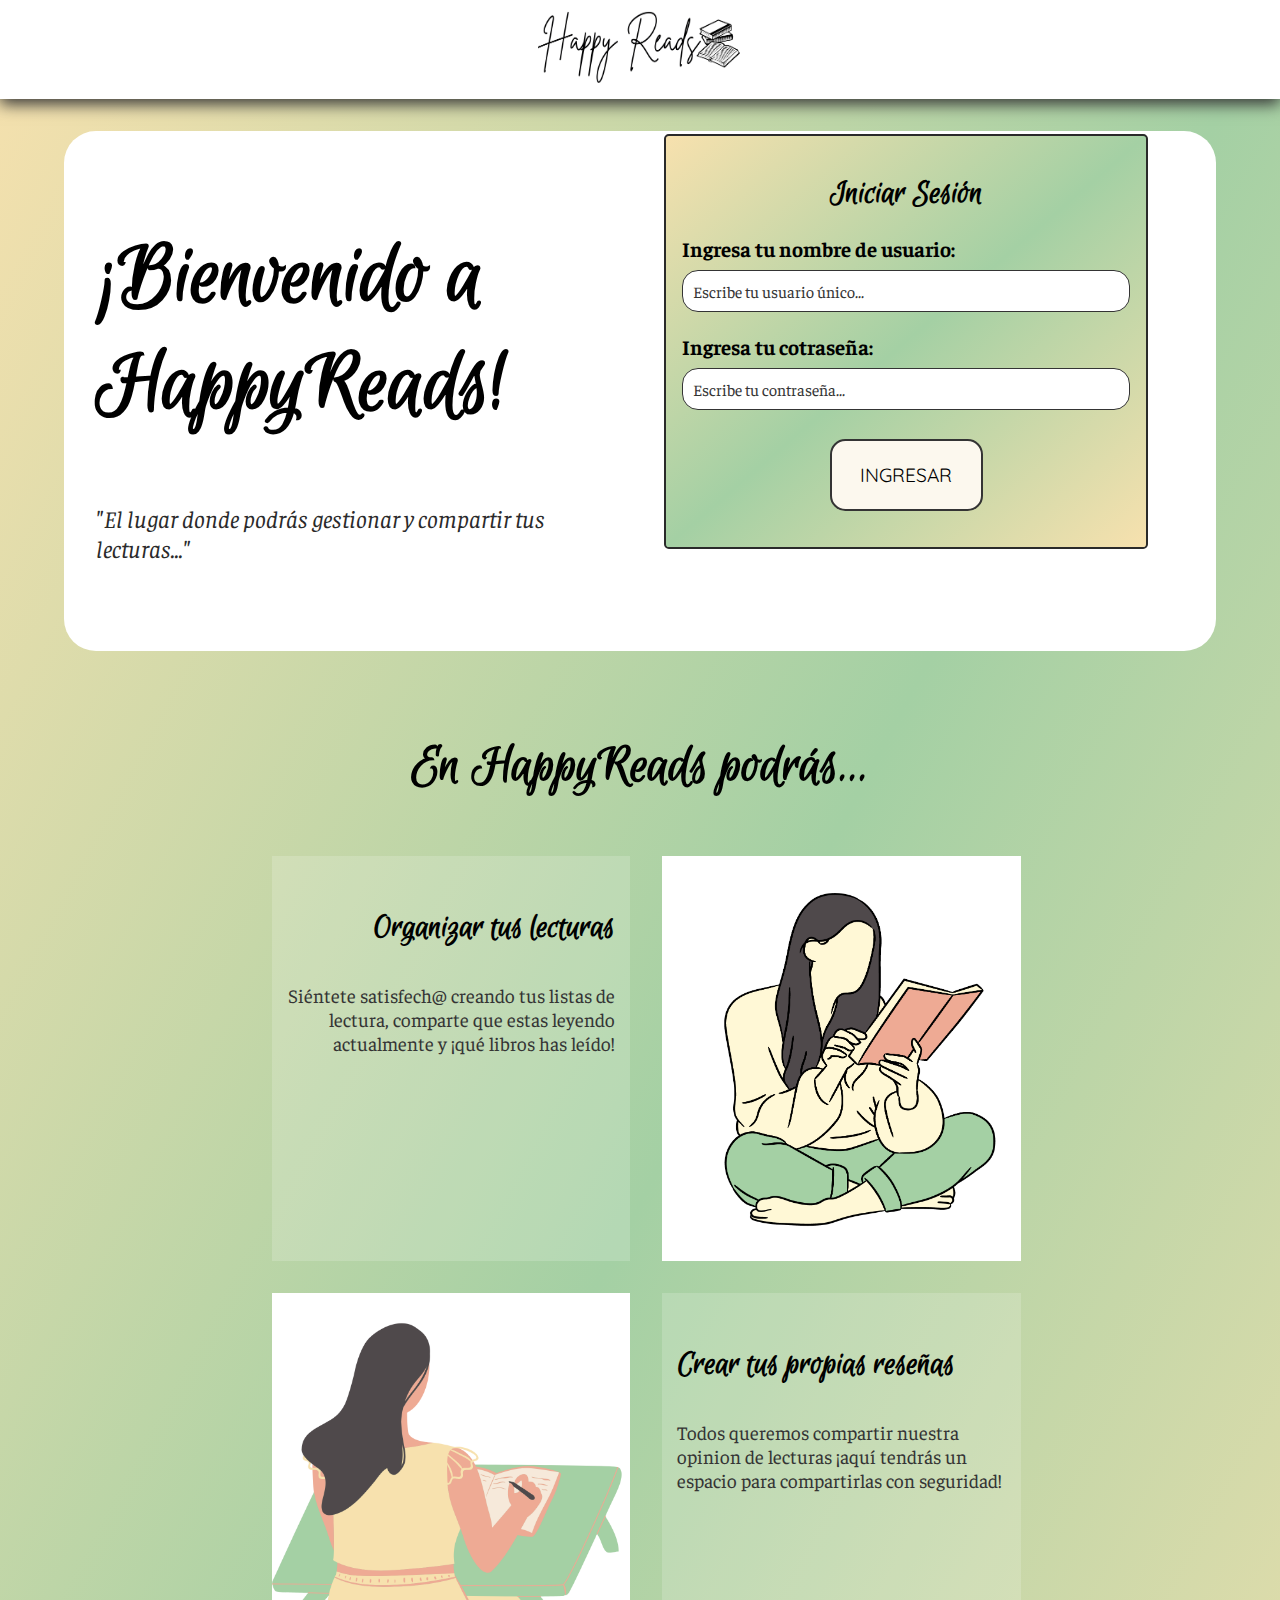
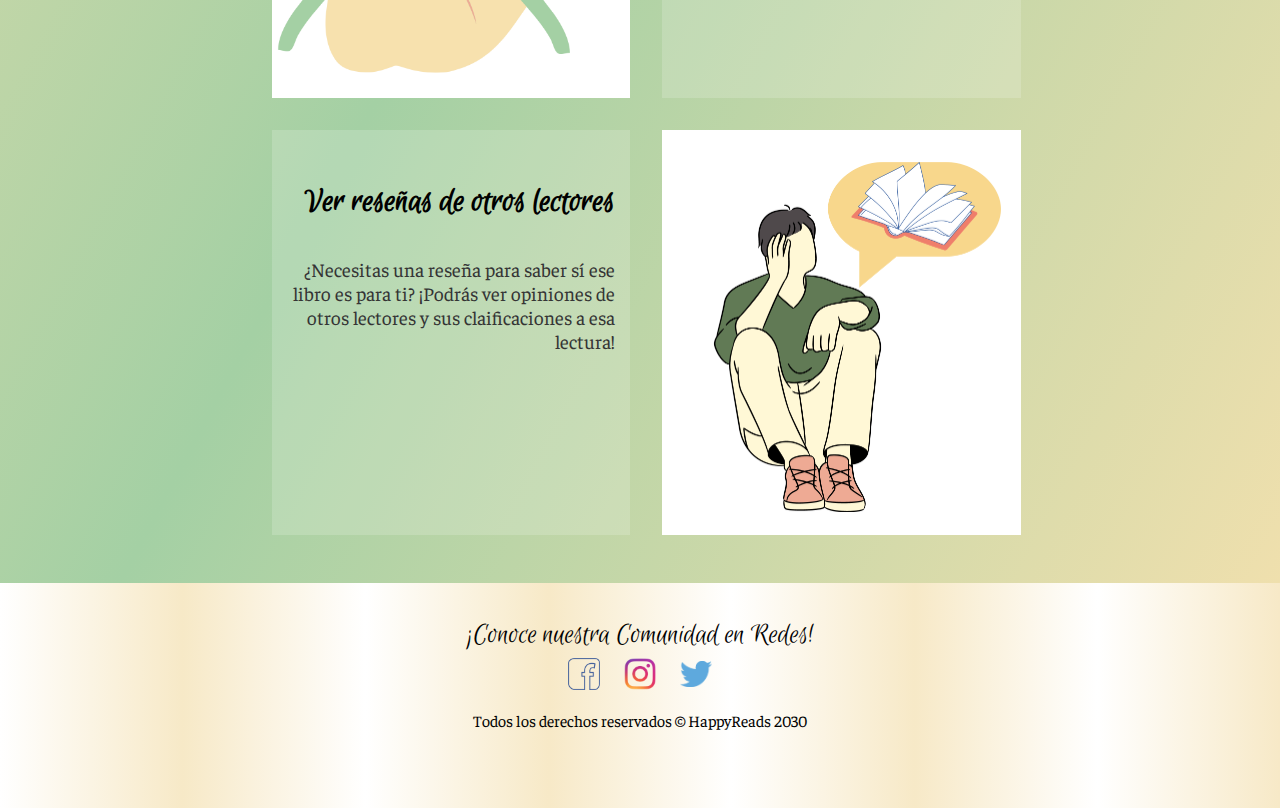
<file: login.html>
<!DOCTYPE html>
<html lang="en">
<head>
    <meta charset="UTF-8">
    <meta name="viewport" content="width=device-width, initial-scale=1.0">
    <title>HappyReads</title>

    <!--icono de página-->
    <link rel="icon" href="multimedia/logo.ico.png">
    <!--iconos-->
    <link rel="stylesheet" href="https://fonts.googleapis.com/css2?family=Material+Symbols+Outlined:opsz,wght,FILL,GRAD@48,400,0,0" />
    <!--conexion con css-->
    <link href="Estilos CSS/styles_login.css" rel="stylesheet" type="text/css">
    <!--tipografía-->
    <link rel="preconnect" href="https://fonts.googleapis.com">
    <link rel="preconnect" href="https://fonts.gstatic.com" crossorigin>
                <!--para los titulos-->
    <link href="https://fonts.googleapis.com/css2?family=Euphoria+Script&display=swap" rel="stylesheet">
                <!--para el resto-->
    <link href="https://fonts.googleapis.com/css2?family=Faustina:wght@300&display=swap" rel="stylesheet">
    <link href="https://fonts.googleapis.com/css2?family=Faustina:wght@300&family=Quicksand&display=swap" rel="stylesheet">

</head>
<body>
        <!--conexion con javascript-->
        <script src="Scripts JS/fuctions.js"></script>

    <header>
        <nav>
            <img src="multimedia/logoo.png" alt="HappyReads" title="HappyReads" id="logo">
        </nav>
    </header>
    <main>
        <section class="principal">
            <section class="principal-titulo">
                <h1>¡Bienvenido a HappyReads!</h1>
                <p><i>"El lugar donde podrás gestionar y compartir tus lecturas..."</i></p>
            </section>
            <section class="principal-form">
                <form id="login">
                    <h2>Iniciar Sesión</h2>
                    <div>
                        <label for="usuario_unico"><b>Ingresa tu nombre de usuario:</b></label>
                        <input id="usuario_unico" type="text" placeholder="Escribe tu usuario único...">
                    </div>
                    <div>
                        <label for="contrasena"><b>Ingresa tu cotraseña:</b></label>
                        <input id="contrasena" type="password" placeholder="Escribe tu contraseña...">
                    </div>
                    <div class="principal-form-boton">
                        <button type="submit">INGRESAR</button>
                    </div>

                </form>
            </section>
        </section>
        <section class="presentacion">
            <h2>En HappyReads podrás...</h2>
            <section>
                <div class="presentacion-1">
                    <h3>Organizar tus lecturas</h3>
                    <p>Siéntete satisfech@ creando tus listas de lectura, comparte que estas leyendo actualmente y ¡qué libros has leído!</p>
                </div>
                <div class="presentacion-2 , presentacion-img">
                    <img src="multimedia/landing1.png" alt="Lecturas">
                </div>
            </section>
            <section>
                <div class="presentacion-img">
                    <img src="multimedia/landing2.png" alt="Reseñar">
                </div>
                <div class="presentacion-2 , presentacion-1-izquierda ">
                    <h3>Crear tus propias reseñas</h3>
                    <p>Todos queremos compartir nuestra opinion de lecturas ¡aquí tendrás un espacio para compartirlas con seguridad!</p>
                </div>
            </section>
            <section>
                <div class="presentacion-1">
                    <h3>Ver reseñas de otros lectores</h3>
                    <p>¿Necesitas una reseña para saber sí ese libro es para ti? ¡Podrás ver opiniones de otros lectores y sus claificaciones a esa lectura!</p>
                </div>
                <div class="presentacion-2 , presentacion-img">
                    <img src="multimedia/landing3.png" alt="Buscar lectura">
                </div>
            </section>
        </section>
    </main>
    <footer>
        <p class="footer-contacto">¡Conoce nuestra Comunidad en Redes!</p>
        <nav>
            <a href="#"><img src="multimedia/facebook.png" alt="facebook"></a>
            <a href="#"><img src="multimedia/instagram.png" alt="instagram"></a>
            <a href="#"><img src="multimedia/twitter.png" alt="twitter"></a>    
        </nav>
        <p class="footer-copy">Todos los derechos reservados &copy HappyReads 2030</p>
    </footer>
</body>
</html>
</file>
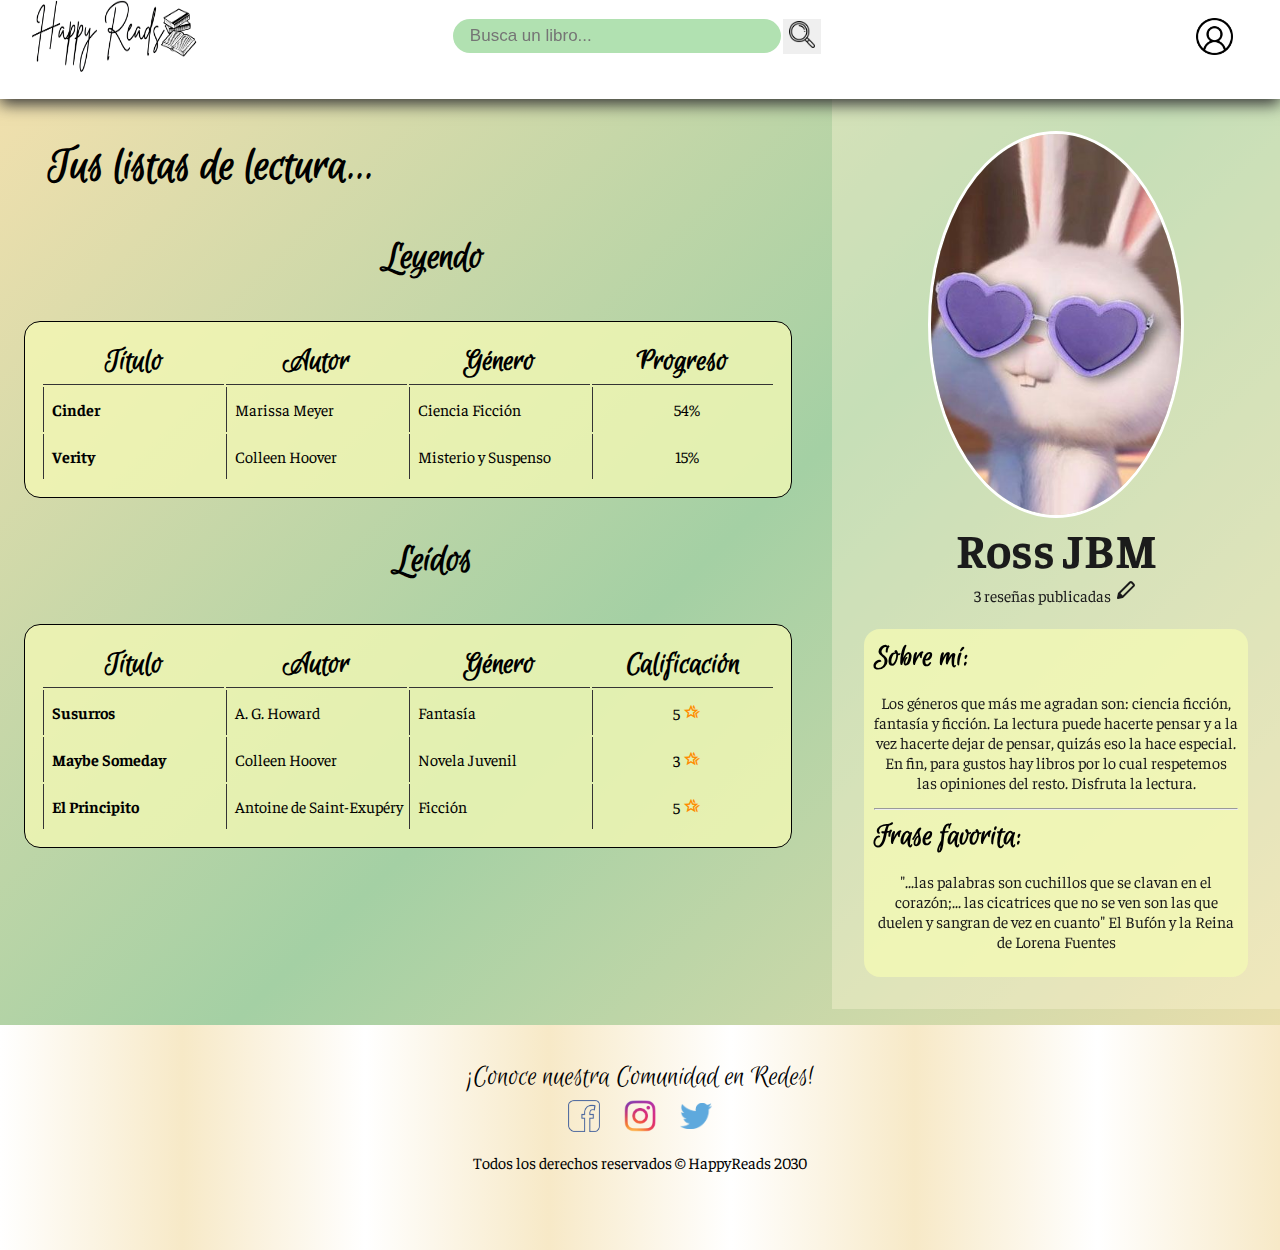
<file: perfil.html>
<!DOCTYPE html>
<html lang="es">
<head>
    <meta charset="UTF-8">
    <meta http-equiv="X-UA-Compatible" content="IE=edge">
    <meta name="viewport" content="width=device-width, initial-scale=1.0">
    <title>Tu Cuenta</title>

    <!--icono de página-->
    <link rel="icon" href="multimedia/logo.ico.png">
    <!--iconos-->
    <link rel="stylesheet" href="https://fonts.googleapis.com/css2?family=Material+Symbols+Outlined:opsz,wght,FILL,GRAD@48,400,0,0" />
    <!--conexion con css-->
    <link href="Estilos CSS/styles_fijo.css" rel="stylesheet" type="text/css">    
    <link href="Estilos CSS/styles_perfil.css" rel="stylesheet" type="text/css">
    <!--tipografía-->
    <link rel="preconnect" href="https://fonts.googleapis.com">
    <link rel="preconnect" href="https://fonts.gstatic.com" crossorigin>
                <!--para los titulos-->
    <link href="https://fonts.googleapis.com/css2?family=Euphoria+Script&display=swap" rel="stylesheet">
                <!--para el resto-->
    <link href="https://fonts.googleapis.com/css2?family=Faustina:wght@300&display=swap" rel="stylesheet">
</head>
<body>
    <header>
        <nav>
            <div class="nav-elemento">            
                <a href="index.html"> <img src="multimedia/logoo.png" alt="HappyReads" title="HappyReads" id="logo"></a>
            </div>
            <div class="nav-elemento , nav-alineado">
                <input type="text" placeholder="Busca un libro...">
                <button><img src="multimedia/lupa.png" ></button>
            </div>
            <div class="nav-elemento">
                <a href="perfil.html"><img src="multimedia/usuario.png" id="perfil"></a>
            </div> 
        </nav>
    </header>
    <main>
        <section>
            <h2 class="lista-titulo">Tus listas de lectura...</h2>
            <section class="lista">
                <h3>Leyendo</h3>
                <table>
                    <tr>
                        <th>Título</th>
                        <th>Autor</th>
                        <th>Género</th>
                        <th>Progreso</th>
                    </tr>
                    <tr>
                        <td><a href="libro.html"><b>Cinder</b></a></td>
                        <td>Marissa Meyer</td>
                        <td>Ciencia Ficción</td>
                        <td class="lista-centrada">54%</td>
                    </tr>
                    <tr>
                        <td><b>Verity </b></td>
                        <td>Colleen Hoover</td>
                        <td>Misterio y Suspenso</td>
                        <td class="lista-centrada">15%</td>
                    </tr>
                </table>
            </section>
            <section class="lista">
                <h3>Leídos</h3>
                <table>
                    <tr>
                        <th>Título</th>
                        <th>Autor</th>
                        <th>Género</th>
                        <th>Calificación</th>
                    </tr>
                    <tr>
                        <td><b>Susurros</b></td>
                        <td>A. G. Howard</td>
                        <td>Fantasía</td>
                        <td class="lista-centrada">5 <span class="material-symbols-outlined , star-span">hotel_class</span></td>
                    </tr>
                    <tr>
                        <td><b>Maybe Someday</b></td>
                        <td>Colleen Hoover</td>
                        <td>Novela Juvenil</td>
                        <td class="lista-centrada">3 <span class="material-symbols-outlined , star-span">hotel_class</span></td>
                    </tr>
                    <tr>
                        <td><b>El Principito</b></td>
                        <td>Antoine de Saint-Exupéry</td>
                        <td>Ficción</td>
                        <td class="lista-centrada">5 <span class="material-symbols-outlined , star-span">hotel_class</span></td>
                    </tr>
                </table>
            </section>
        </section>
        <aside>
            <div class="perfil-foto">
                <img src="multimedia/perfil1.jpg" alt="Tu Perfil" title="Ross JBM">
            </div>
            
            <h2>Ross JBM</h2>
            <p class="perfil-dato1">3 reseñas publicadas  <span class="material-symbols-outlined">stylus</span></p>
            
            <div class="perfil-dato2">
                <h3>Sobre mí:</h3>
                <p>Los géneros que más me agradan son: ciencia ficción, fantasía y ficción. La lectura puede hacerte pensar y a la vez hacerte dejar de pensar, quizás eso la hace especial. En fin, para gustos hay libros por lo cual respetemos las opiniones del resto. Disfruta la lectura.</p>
                <hr>
                <h3>Frase favorita:</h3>
                <p>"...las palabras son cuchillos que se clavan en el corazón;... las cicatrices que no se ven son las que duelen y sangran de vez en cuanto" El Bufón y la Reina de Lorena Fuentes</p>
            </div>
        </aside>
    </main>
    <footer>
        <p class="footer-contacto">¡Conoce nuestra Comunidad en Redes!</p>
        <nav>
            <a href="#"><img src="multimedia/facebook.png" alt="facebook"></a>
            <a href="#"><img src="multimedia/instagram.png" alt="instagram"></a>
            <a href="#"><img src="multimedia/twitter.png" alt="twitter"></a>    
        </nav>
        <p class="footer-copy">Todos los derechos reservados &copy HappyReads 2030</p>
    </footer>
</body>
</html>
</file>
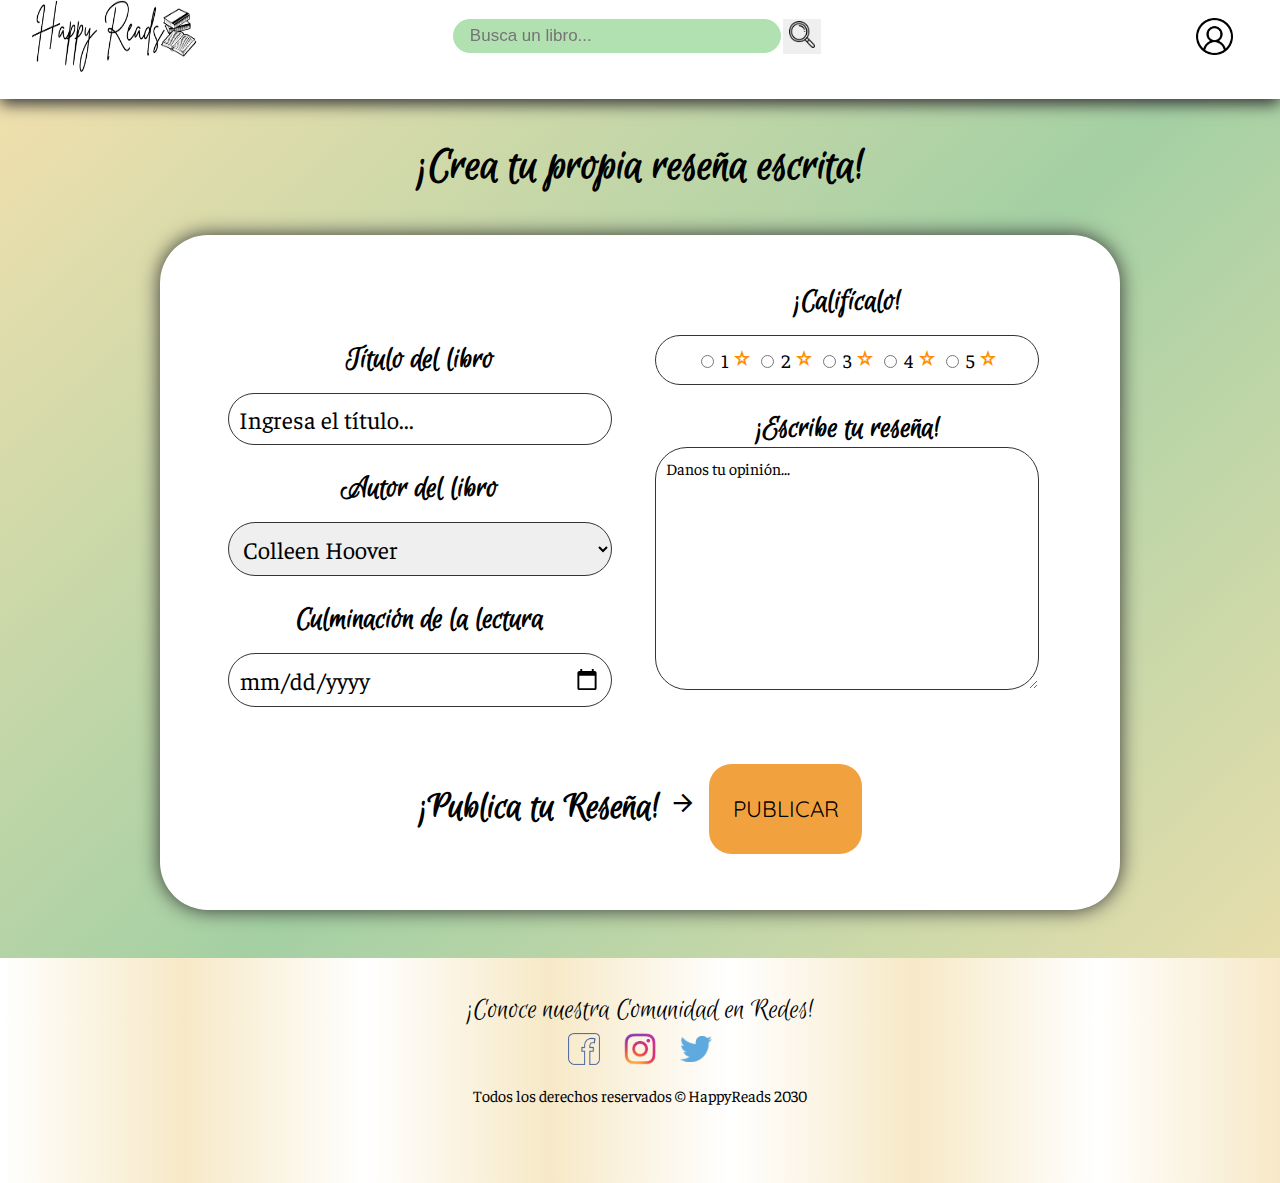
<file: reseñar.html>
<!DOCTYPE html>
<html lang="es">
<head>
    <meta charset="UTF-8">
    <meta http-equiv="X-UA-Compatible" content="IE=edge">
    <meta name="viewport" content="width=device-width, initial-scale=1.0">

    <title>Haz tu Reseña</title>

    <!--icono de página-->
    <link rel="icon" href="multimedia/logo.ico.png">
    <!--iconos-->
    <link rel="stylesheet" href="https://fonts.googleapis.com/css2?family=Material+Symbols+Outlined:opsz,wght,FILL,GRAD@48,400,0,0" />
    <!--conexion con css-->
    <link href="Estilos CSS/styles_fijo.css" rel="stylesheet" type="text/css">
    <link href="Estilos CSS/styles_reseñar.css" rel="stylesheet" type="text/css">
    <!--tipografía-->
    <link rel="preconnect" href="https://fonts.googleapis.com">
    <link rel="preconnect" href="https://fonts.gstatic.com" crossorigin>
                <!--para los titulos-->
    <link href="https://fonts.googleapis.com/css2?family=Euphoria+Script&display=swap" rel="stylesheet">
                <!--para el resto-->
    <link href="https://fonts.googleapis.com/css2?family=Faustina:wght@300&display=swap" rel="stylesheet">
    <link href="https://fonts.googleapis.com/css2?family=Faustina:wght@300&family=Quicksand&display=swap" rel="stylesheet">

</head>
<body>
    <!--conexion con javascript-->
    <script src="Scripts JS/fuctions.js"></script>

    <header>
        <nav>
            <div class="nav-elemento">            
                <a href="index.html"> <img src="multimedia/logoo.png" alt="HappyReads" title="HappyReads" id="logo"></a>
            </div>
            <div class="nav-elemento , nav-alineado">
                <input type="text" placeholder="Busca un libro...">
                <button><img src="multimedia/lupa.png" ></button>
            </div>
            <div class="nav-elemento">
                <a href="perfil.html"><img src="multimedia/usuario.png" id="perfil"></a>
            </div> 
        </nav>
    </header>
    <main>
        <h2>¡Crea tu propia reseña escrita!</h2>
        <form id="crearResena">
            <div class="form-grupo">
                <div class="form-subgrupo1">
                    <label for="libro"><b>Título del libro</b></label>
                    <input id="libro" class="form-subgrupo1-input" type="text" required name="titulo" placeholder="Ingresa el título...">
                </div>
                <div class="form-subgrupo1">
                    <label for="autor_libro"><b>Autor del libro</b></label>
                    <select id="autor_libro" class="form-subgrupo1-input" required name="autor">
                        <option value="ColleenHoover">Colleen Hoover</option>
                        <option value="1">Marissa Meyer</option>
                        <option value="NeilGaiman">Neil Gaiman</option>
                        <option value="DotHutchison">Dot Hutchison</option>
                        <option value="DotHutchison">Dot Hutchison</option>
                    </select>
                </div>
                <div class="form-subgrupo1">
                    <label for="fecha_culminacion"><b>Culminación de la lectura</b></label>
                    <input id="fecha_culminacion" class="form-subgrupo1-input" type="date" name="fecha_culminación">
                </div>
            </div>
            <div class="form-grupo">
                <div class="form-subgrupo2">
                    <p class="form-subgrupo-titulo"><b>¡Califícalo!</b></p>
                    <div class="form-calificacion">
                        <input type="radio" id="calificacion" name="calificacion" value="1">
                        <label for="calificacion">1 <span class="material-symbols-outlined">star_rate</span></label>
                        <input type="radio" id="calificacion" name="calificacion" value="2">
                        <label for="calificacion">2 <span class="material-symbols-outlined">star_rate</span></label>
                        <input type="radio" id="calificacion" name="calificacion" value="3">
                        <label for="calificacion">3 <span class="material-symbols-outlined">star_rate</span></label>
                        <input type="radio" id="calificacion" name="calificacion" value="4">
                        <label for="calificacion">4 <span class="material-symbols-outlined">star_rate</span></label>
                        <input type="radio" id="calificacion" name="calificacion" value="5">
                        <label for="calificacion">5 <span class="material-symbols-outlined">star_rate</span></label>
                    </div>
                </div>
                <div class="form-subgrupo2">
                    <label class="form-subgrupo-titulo" for="resena"><b>¡Escribe tu reseña!</b></label>
                    <br>
                    <textarea id="resena" cols="60" rows="10" required placeholder="Danos tu opinión..." name="resena" required></textarea>
                </div>
            </div>
            <div class="form-grupo-boton">
                <label class="form-titulo-publicar"><b>¡Publica tu Reseña! </b><span class="material-symbols-outlined">arrow_forward</span></label>
                <button class="form-boton" type="submit">PUBLICAR</button>
            </div>
            
        </form>
    </main>
    <footer>
        <p class="footer-contacto">¡Conoce nuestra Comunidad en Redes!</p>
        <nav>
            <a href="#"><img src="multimedia/facebook.png" alt="facebook"></a>
            <a href="#"><img src="multimedia/instagram.png" alt="instagram"></a>
            <a href="#"><img src="multimedia/twitter.png" alt="twitter"></a>    
        </nav>
        <p class="footer-copy">Todos los derechos reservados &copy HappyReads 2030</p>
    </footer>
</body>
</html>
</file>
<file: Estilos CSS/styles_login.css>
/*CUERPO*/
*{
    box-sizing: border-box;
}
body {
    margin: 0;
    padding: 0;
    background: linear-gradient(to bottom right, #F7E1AE, #A4D0A4, #F7E1AE)
}
main {
    padding-top: 11vh;
    display: inline-block;
    width: 100%;
    height: 100%;
}
/*MENU DE NAVEGACIÓN*/
header nav {
    background-color: #fff;
    height: 11vh;
    width: 100%;
    position: fixed;
    top: 0;
    z-index: 200;
    box-shadow: 0px 5px 15px 0px #343434;
    text-align: center
}
#logo {
    width: 16vw;
    height: 8vh;
    margin: .7em auto;
}

/*ESPACIO PRINCIPAL*/
.principal {
    width: 90%;
    height: 100%;
    margin: 2em auto;
    background-color: #fff;
    border-radius: 2em;
}
.principal section {
    display: inline-block;
    width: 49%;
    height: 100%;
    padding: 2em 2em;
}
.principal-titulo {
    text-align: left;
    margin-bottom: 2em;
}
.principal-titulo h1 {
    font-family: 'Euphoria Script', cursive;
    font-size: 5.8em;
}
.principal-titulo p {
    font-family: 'Faustina', serif;
    font-size: 1.5em;
    color: #2a2a2a;
}
/*FORMULARIO LOGIN*/
.principal-form {
    margin: auto;
    position: relative;
}
form {
    padding: 1em;
    border: 2px solid #2a2a2a;
    border-radius: .3em;
    background: linear-gradient(to bottom right, #F7E1AE, #A4D0A4, #F7E1AE);
    position: absolute;
    bottom: 1vh;
}
    /*titulo*/
form h2 {
    text-align: center;
    font-family: 'Euphoria Script', cursive;
    font-size: 2.2em;
    margin: .6em auto;
}
    /*input y label*/
form div label , form div input , form div button {
    display: block;
}
form , form div input , .principal-form-boton button {
    margin: auto;
}
form div label {
    text-align: left;
    margin-top: 1em;
    font-family: 'Faustina', serif;
    font-size: 1.3em;
    color: #000;
}
form div input {
    padding: 10px;
    font-size: 1em;
    width: 35vw;
    font-family: 'Faustina', serif;
    border-radius: 1em;
    border: 1px solid #343434;
    margin: .5em auto;
}
form div input::placeholder {
    font-family: 'Faustina', serif;
    color: #343434;
}
    /*boton*/
.principal-form-boton{
    margin: 1.8em auto 1.3em;
}
.principal-form-boton button {
    border-radius: .8em;
    border: 2px solid #343434;
    padding: 10px;
    background-color: #fcf8ee;
    width: 12vw;
    height: 8vh;
    font-size: 1.2em;
    color: #000;
    font-family: 'Quicksand', sans-serif;
    transition: color .5s , background-color .5s , border .5s , outline .5s , box-shadow .5s , transform .5s;
}
.principal-form-boton button:hover {
    color: #fff;
    background-color: #000;
    border: none;
    outline: 2px solid #ffffffeb;
    box-shadow: 0px 0px 15px 3px #fff;
    transform: scale(1.2);
}

/*PRESENTACIÓN DEL SERVICIO*/
.presentacion h2 {
    font-family: 'Euphoria Script', cursive;
    font-size: 3.5em;
    text-align: center;
    margin: 1.5em auto 1em;
}
.presentacion section {
    position: relative;
    margin-left: 20%;
}
.presentacion section div {
    display: inline-block;
    height: 45vh;
    width: 28vw;
    margin: 0em 1em 2em;
}
.presentacion img {
    object-fit: contain;
    width: 100%;
    height: 100%;
    border-radius: 2em;
}
.presentacion-img {
    background-color: #fff;
}
.presentacion-2 {
    position: absolute;
}
    /*titulos*/
.presentacion-1-izquierda h3, .presentacion-1 h3 {
    font-family: 'Euphoria Script', cursive;
    font-size: 2.2em;
}
.presentacion-1 , .presentacion-1-izquierda{
    background-color: #ffffff2d;
    height: 100%;
    padding: 15px;
}
.presentacion-1 h3 , .presentacion-1 p{
    text-align: right;
}
.presentacion-1-izquierda h3 , .presentacion-1-izquierda p {
    text-align: left;
}
    /*contexto*/
.presentacion-1-izquierda p , .presentacion-1 p {
    font-family: 'Faustina', serif;
    color: #343434;
    font-size: 1.2em;
}




/*PIE DE PAGINA*/
footer {
    width: 100vw;
    height: 25vh;
    background: linear-gradient(0.25turn, #ffffff, #f7e9c7, #ffffff,  #f7e9c7, #ffffff,  #f7e9c7,#ffffff,  #f7e9c7);
    display: block;
    padding-top: 5px;
    margin-top: 1em;
}
footer p , footer nav {
    text-align: center;
}
footer img {
    width: 2em;
    height: 2em;
    object-fit: contain;
    margin: auto 10px;
    transition: width 0.6s, height 0.6s;
}
footer img:hover {
    width: 3em;
    height: 3em;
}
.footer-contacto {
    font-family: 'Euphoria Script', cursive;
    font-size: 30px; 
    margin-bottom: 5px;
}
.footer-copy {
    font-family: 'Faustina', serif;
    font-size: 1em;
}
</file>
<file: Estilos CSS/styles_fijo.css>
/*CUERPO*/
*{
    box-sizing: border-box;
}
body {
    margin: 0;
    padding: 0;
    background: linear-gradient(to bottom right, #F7E1AE, #A4D0A4, #F7E1AE)
}
main {
    padding-top: 11vh;
    display: inline-block;
}

/*MENU DE NAVEGACIÓN*/
header nav {
    background-color: #fff;
    height: 11vh;
    width: 100vw;
    position: fixed;
    top: 0;
    z-index: 200;
    box-shadow: 0px 5px 15px 0px #343434;
}
.nav-elemento {
    vertical-align: middle;
    display: inline-block;
    width: 32vw;
}
 /*logo con dirección a inicio*/
#logo {
    width: 13vw;
    height: 8vh;
    float: left;
    margin-left: 2em;
}
 /*barra de busqueda*/
.nav-elemento button{
    float: right;
    margin: 17px 2px;
    height: 35px;
    border: none;
}
.nav-elemento button:hover {
    outline: 1px solid #000;
    border-radius: 1em;
}
.nav-elemento button img {
    width: 2em;
    height: 2em;
}
.nav-elemento input[type=text] {
    /* float: right; */
    background-color:#b1e1b1;
    border: none;
    border-radius: 1em;
    font-size: 17px;
    padding: 1em;
    width: 80%;
    height: 1em;
    margin: 1em 0em;  
}
.nav-elemento input[type=text]:focus:hover {
    outline: 1px solid #000;
}
.nav-elemento input[type=text]:hover {
    border: 1px solid rgb(136, 158, 147);
}
.nav-alineado { 
    text-align: right;
}
 /*dirección al perfil*/
#perfil {
    width: 45px;
    height: 45px;
    float: right;
    border-radius: 1em;
    padding: 4px;
}
#perfil:hover {
    outline: 1px solid #000;
}

/*PIE DE PAGINA*/
footer {
    width: 100vw;
    height: 25vh;
    background: linear-gradient(0.25turn, #ffffff, #f7e9c7, #ffffff,  #f7e9c7, #ffffff,  #f7e9c7,#ffffff,  #f7e9c7);
    display: block;
    padding-top: 5px;
    margin-top: 1em;
}
footer p , footer nav {
    text-align: center;
}
footer img {
    width: 2em;
    height: 2em;
    object-fit: contain;
    margin: auto 10px;
    transition: width 0.6s, height 0.6s;
}
footer img:hover {
    width: 3em;
    height: 3em;
}
.footer-contacto {
    font-family: 'Euphoria Script', cursive;
    font-size: 30px; 
    margin-bottom: 5px;
}
.footer-copy {
    font-family: 'Faustina', serif;
    font-size: 1em;
}







/* 


.libro {
    width: 30%;
    height: 100%;
}
.perfil {
    width: 3%;
    height: 3%;
    border-radius: 50%;
}
.autorFoto {
    width: 10%;
    border-radius: 25%;
    
}
 */
</file>
<file: Estilos CSS/styles_perfil.css>
/*CUERPO*/
main {
    width: 100%;
    height: 100%;
}
main section , main aside {
    display: inline-block;
}

/*LISTAS DE LECTURA*/
.lista {
    display: block;
    width: 100%;
    height: 50%;
    margin: 1em 1.5em;
}
table {
    border: 1px solid #000;
    border-radius: 1em;
    padding: 1em;
    width: 60vw;
    height: 50%;
    background-color: #f4f9b4c6;
}
th , td {
    height: 5vh;
}
th {
    border-bottom: 1px solid #343434;
    text-align: center;
    font-family: 'Euphoria Script', cursive;
    font-size: 2em;
    margin: auto;
}
th:hover {
    color:#fff;
    background-color: #5c724b;
    border-radius: 1.5em;
}
td:hover {
    background-color: #d7edc6;
}
td {    
    border-left: 1px solid #343434;
    padding-left: 8px;
    margin-bottom: 5px;
    width: 10vw;
    font-family: 'Faustina', serif;
    font-size: 1em;
}
td a {
    color: #000;
    text-decoration: none;
}
tr .lista-centrada {
    text-align: center;
}
.star-span {
    font-size: 18px;
    color: darkorange;
}

/*TÍTULOS*/
.lista-titulo {
    font-family: 'Euphoria Script', cursive;
    font-size: 3em;
    margin-left: 1em;
}
.lista h3 {
    font-family: 'Euphoria Script', cursive;
    font-size: 2.5em;
    text-align: center;
}


/*ASIDE CONTENIDO DE PERFIL*/
aside {
    width: 35vw;
    float: right;
    height: 100%;
    position: sticky;
    bottom: 25vh;
    background-color: #fff8d660;
    padding: 2em;  
}
aside:hover {
    animation-name: foto-perfil;
    animation-duration: 2.5s;
    animation-iteration-count: infinite ;
}
    /*datos de usuario*/
aside h2 , aside p {
    font-family: 'Faustina', serif;
    color: #1b1b1b;
    text-align: center;
}
aside h2 {
    font-size: 3em;
    margin: auto;
}
.perfil-dato1 {
    font-size: 1em;
    margin: auto;
}
aside span {
    font-size: 17px;
}
.perfil-dato2 {
    background-color: #f4f9b4c6;
    border-radius: 1em;
    padding: 10px;
    margin-top: 1.5em;
}
.perfil-dato2 h3 {
    margin: auto;
    font-family: 'Euphoria Script', cursive;
    font-size: 2em;
}
    /*foto de perfil*/
.perfil-foto {
    margin: auto;
    display: flex;
    justify-content: center;
    align-items: center;
}
.perfil-foto img {
    width: 20vw;
    height: 43vh;
    object-fit: cover;
    border: 3px solid #fff;
    border-radius: 50%;
    transition: all 1.5s;
}
.perfil-foto img:hover {
    width: 23vw;
    height: 47vh;
    border: 3px solid #1b1b1b;
    box-shadow: 0 0 10px 3px #000;
}
    /*animación*/
@keyframes foto-perfil {
    0% {
        background-color: #f7f9d7de
    }
    25% {
        background-color: #f4f8bfde
    }
    50% {
        background-color: #d6f593b0
    }
    75% {
        background-color: #f4f8bfde
    }
    100% {
        background-color:  #f7f9d1de
    }
}
</file>
<file: Estilos CSS/styles_reseñar.css>
/*CUERPOO*/
main {
    width: 100%;
    height: 100%;
}
form {
    margin: auto auto 2em;
    padding: 3em;
    width: 75%;
    height: 100%;
    background-color: #fff;
    border-radius: 3em;
    box-shadow: 0px 0px 20px 0px #343434;
}

/*TITULO*/
h2 {
    font-size: 3em;
    font-family: 'Euphoria Script', cursive;
    text-align: center;
}
/*BOTOON*/
.form-grupo-boton {
    text-align: center;
    margin: 2em 0em .5em;
}
.form-titulo-publicar {
    font-size: 2.5em;
    font-family: 'Euphoria Script', cursive;
}
.form-titulo-publicar span {
    font-size: .7em;
}
.form-boton {
    border-radius: 1em;
    border: none;
    padding: 10px;
    background-color: #f2a13f;
    width: 12vw;
    height: 10vh;
    margin-left: 8px;
    font-size: 1.4em;
    color: #000;
    font-family: 'Quicksand', sans-serif;
    transition: background-color .5s , color .5s ,  outline .5s , box-shadow .5s;
}
.form-boton:hover {
    background-color: #000;
    color: #fff;
    outline: 2px solid #f2a13f;
    box-shadow: 0px 0px 15px 8px #f2a13f;
}

/*FORMULARIO RESEÑAR*/
.form-grupo {
    display: inline-block;
    width: 49%;
    height: 100%;
}
    /*primera seccion de preguntas*/
.form-subgrupo1 label , .form-subgrupo1 input , .form-subgrupo1 select {
    display: block;
}
.form-subgrupo1 input , .form-subgrupo1 select {
    margin: 10px auto 25px;
}
.form-subgrupo1-input {
    padding: 10px;
    font-size: 1.5em;
}
    /*segunda seccion de preguntas*/
.form-calificacion {
    font-size: 1.2em;
    text-align: center;
    margin: 10px auto 25px;
    padding: 12px;
}
.form-calificacion span {
    color: darkorange;
    font-size: 20px;
}
.form-subgrupo2 {
    text-align: center;
}
.form-subgrupo2 textarea{
    height: 27vh;
    padding: 10px;
    font-size: 1em;
}
    /*extras*/
.form-subgrupo1-input:focus , .form-subgrupo2 textarea:focus{
    border: none;
    outline: 2px solid #000;
    background-color: #faefb4;
}
.form-subgrupo1-input:hover , .form-subgrupo2 textarea:hover , .form-calificacion:hover{
    background-color: #faefb4;
}
.form-subgrupo1-input , .form-calificacion , .form-subgrupo2 textarea {
    width: 30vw;
    font-family: 'Faustina', serif;
    border-radius: 2em;
    border: 1px solid #343434;
}
.form-subgrupo1-input::placeholder , .form-subgrupo2 textarea::placeholder{
    color: #000;
}

    /*títulos*/
.form-subgrupo1 label , .form-subgrupo-titulo{     
    text-align: center;
    margin: 0px auto 15px;
}
.form-subgrupo1 label , .form-subgrupo1 legend, .form-subgrupo-titulo  {
    font-size: 2em;
    font-family: 'Euphoria Script', cursive;
}
</file>
